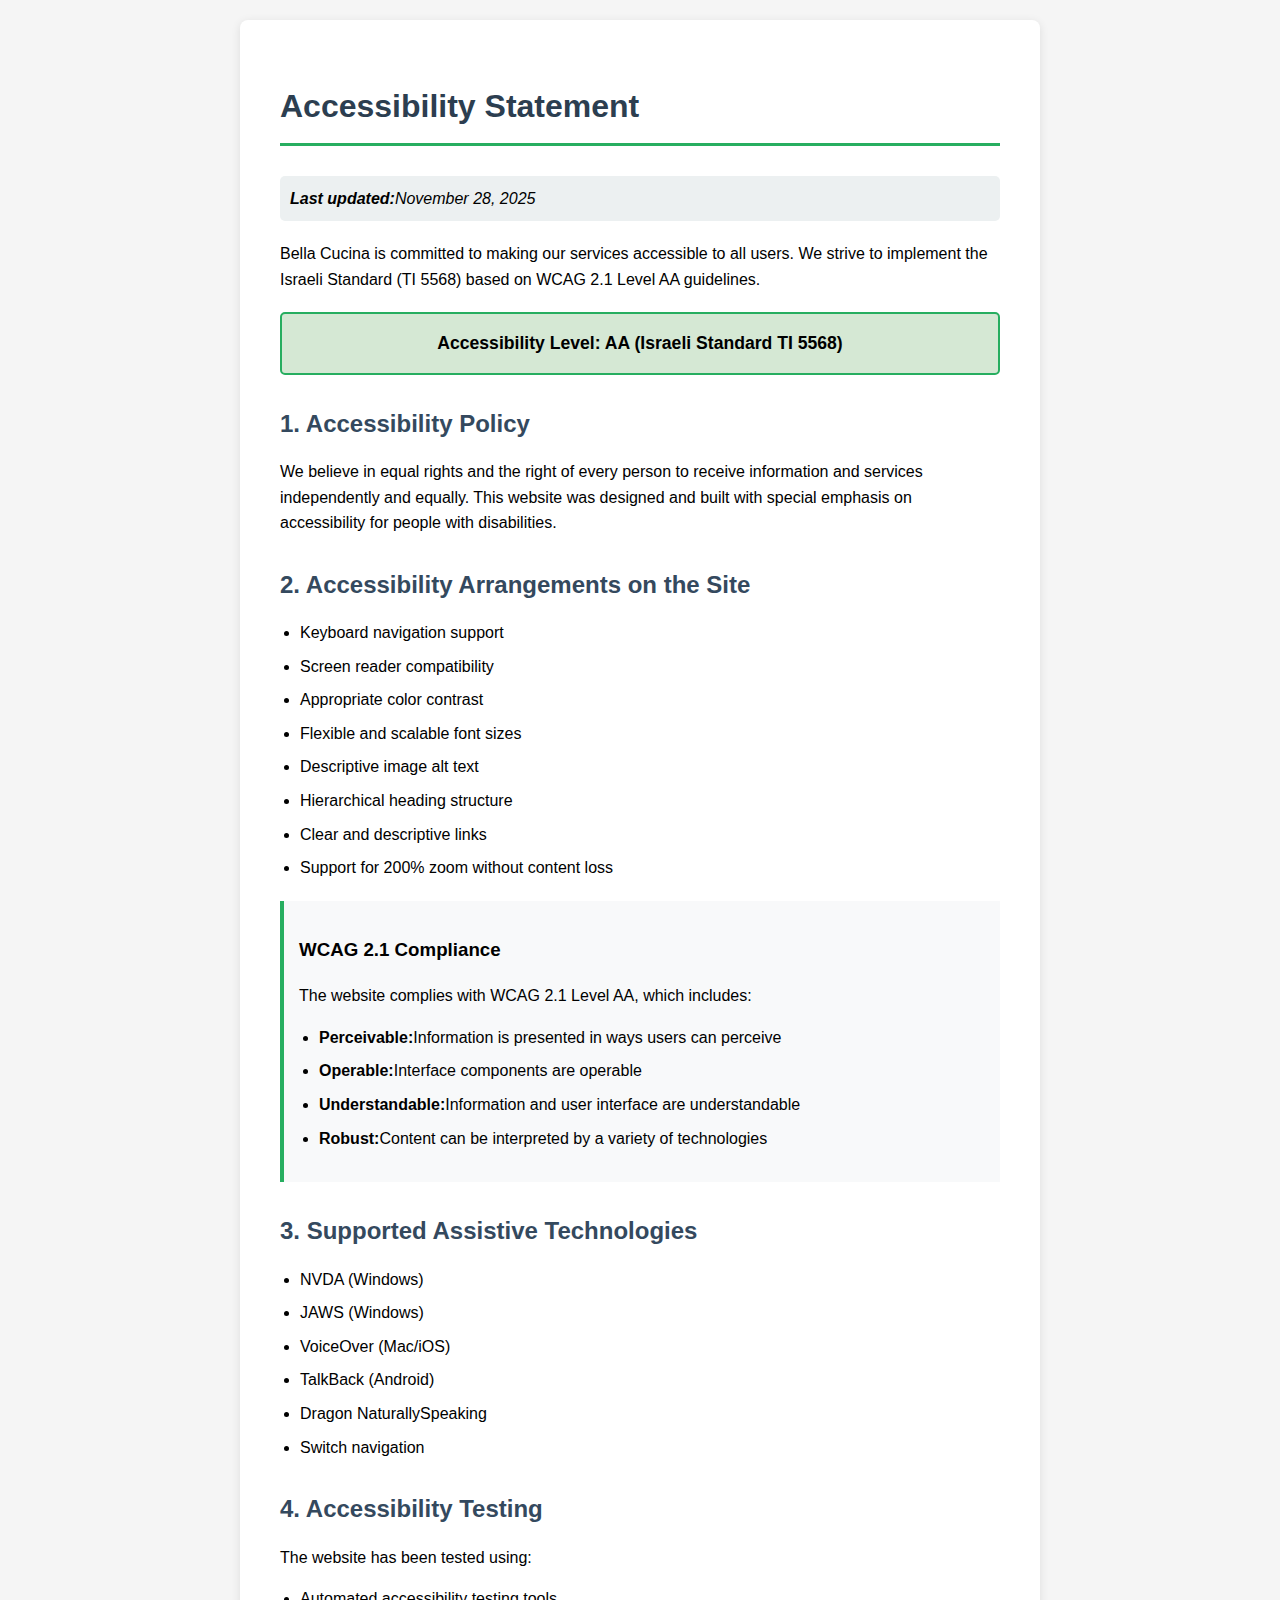
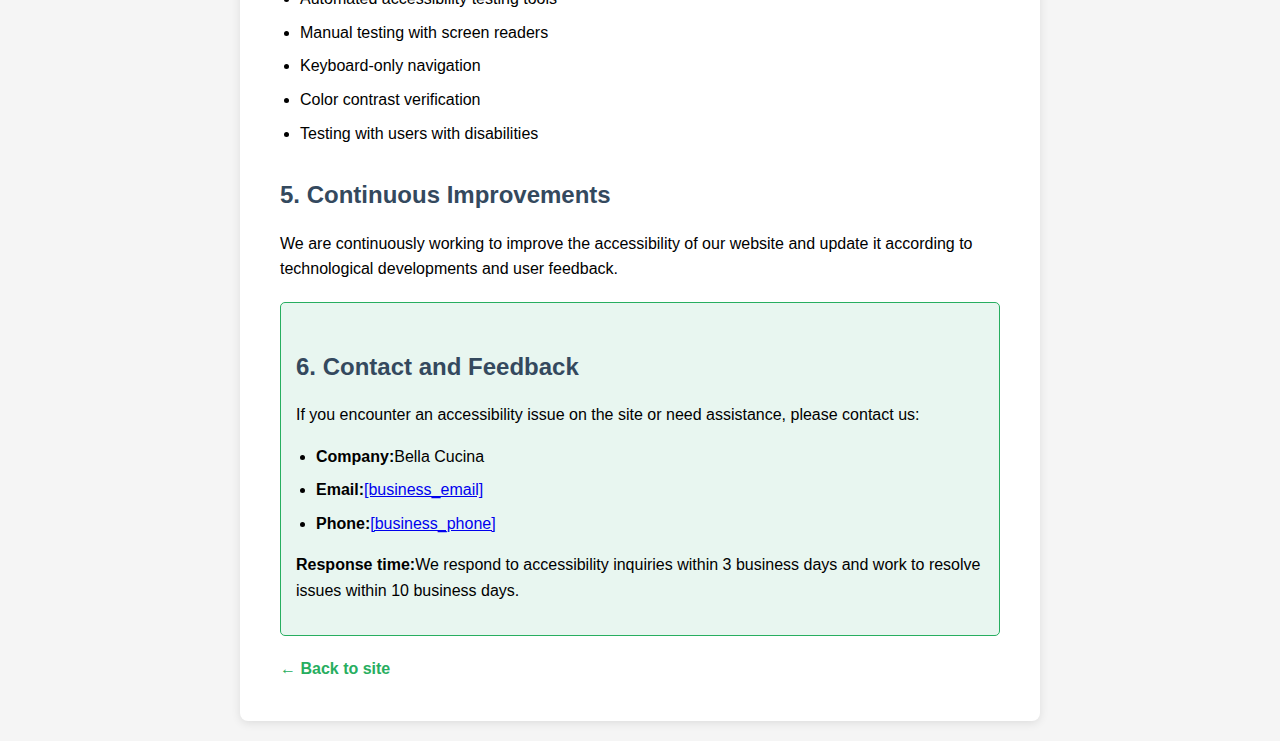
<file: public/accessibility.html>
<!doctype html><html dir="ltr" lang="en"><head><meta charset="UTF-8"><meta content="width=device-width,initial-scale=1" name="viewport"><title>Accessibility Statement - Bella Cucina</title><style>body{font-family:'Segoe UI',Tahoma,Geneva,Verdana,sans-serif;line-height:1.6;max-width:800px;margin:0 auto;padding:20px;background-color:#f5f5f5}.container{background:#fff;padding:40px;border-radius:8px;box-shadow:0 2px 10px rgba(0,0,0,.1)}h1{color:#2c3e50;border-bottom:3px solid #27ae60;padding-bottom:10px;margin-bottom:30px}h2{color:#34495e;margin-top:30px;margin-bottom:15px}.last-updated{background:#ecf0f1;padding:10px;border-radius:5px;margin-bottom:20px;font-style:italic}.contact-info{background:#e8f6f0;border:1px solid #27ae60;padding:15px;border-radius:5px;margin-top:20px}.compliance-level{background:#d5e8d4;border:2px solid #27ae60;padding:15px;border-radius:5px;margin:20px 0;text-align:center;font-weight:700;font-size:1.1em}ul{padding-left:20px}li{margin-bottom:8px}.back-link{display:inline-block;margin-top:20px;color:#27ae60;text-decoration:none;font-weight:700}.back-link:hover{text-decoration:underline}.wcag-info{background:#f8f9fa;border-left:4px solid #27ae60;padding:15px;margin:20px 0}</style></head><body><div class="container"><h1>Accessibility Statement</h1><div class="last-updated"><strong>Last updated:</strong>November 28, 2025</div><p>Bella Cucina is committed to making our services accessible to all users. We strive to implement the Israeli Standard (TI 5568) based on WCAG 2.1 Level AA guidelines.</p><div class="compliance-level">Accessibility Level: AA (Israeli Standard TI 5568)</div><h2>1. Accessibility Policy</h2><p>We believe in equal rights and the right of every person to receive information and services independently and equally. This website was designed and built with special emphasis on accessibility for people with disabilities.</p><h2>2. Accessibility Arrangements on the Site</h2><ul><li>Keyboard navigation support</li><li>Screen reader compatibility</li><li>Appropriate color contrast</li><li>Flexible and scalable font sizes</li><li>Descriptive image alt text</li><li>Hierarchical heading structure</li><li>Clear and descriptive links</li><li>Support for 200% zoom without content loss</li></ul><div class="wcag-info"><h3>WCAG 2.1 Compliance</h3><p>The website complies with WCAG 2.1 Level AA, which includes:</p><ul><li><strong>Perceivable:</strong>Information is presented in ways users can perceive</li><li><strong>Operable:</strong>Interface components are operable</li><li><strong>Understandable:</strong>Information and user interface are understandable</li><li><strong>Robust:</strong>Content can be interpreted by a variety of technologies</li></ul></div><h2>3. Supported Assistive Technologies</h2><ul><li>NVDA (Windows)</li><li>JAWS (Windows)</li><li>VoiceOver (Mac/iOS)</li><li>TalkBack (Android)</li><li>Dragon NaturallySpeaking</li><li>Switch navigation</li></ul><h2>4. Accessibility Testing</h2><p>The website has been tested using:</p><ul><li>Automated accessibility testing tools</li><li>Manual testing with screen readers</li><li>Keyboard-only navigation</li><li>Color contrast verification</li><li>Testing with users with disabilities</li></ul><h2>5. Continuous Improvements</h2><p>We are continuously working to improve the accessibility of our website and update it according to technological developments and user feedback.</p><div class="contact-info"><h2>6. Contact and Feedback</h2><p>If you encounter an accessibility issue on the site or need assistance, please contact us:</p><ul><li><strong>Company:</strong>Bella Cucina</li><li><strong>Email:</strong><a href="mailto:[business_email]">[business_email]</a></li><li><strong>Phone:</strong><a href="tel:[business_phone]">[business_phone]</a></li></ul><p><strong>Response time:</strong>We respond to accessibility inquiries within 3 business days and work to resolve issues within 10 business days.</p></div><a href="/" class="back-link">← Back to site</a></div></body></html>
</file>
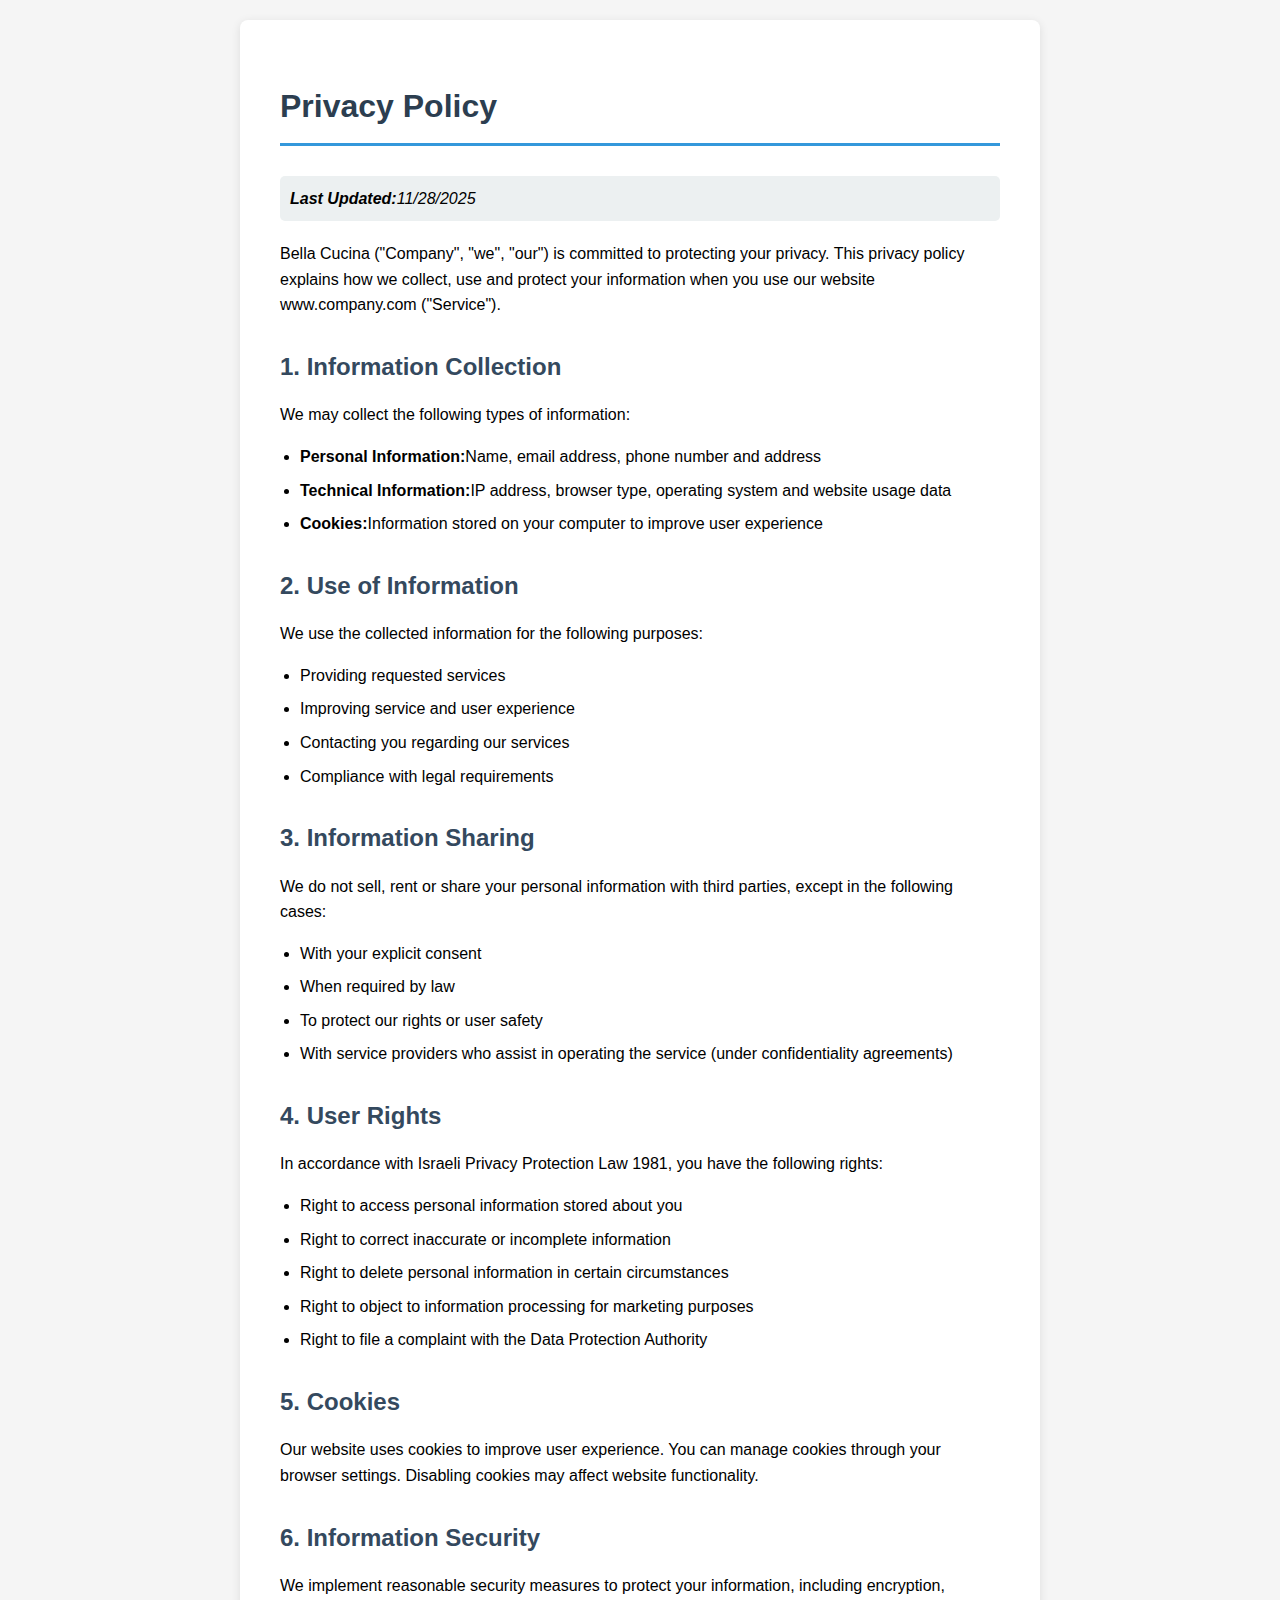
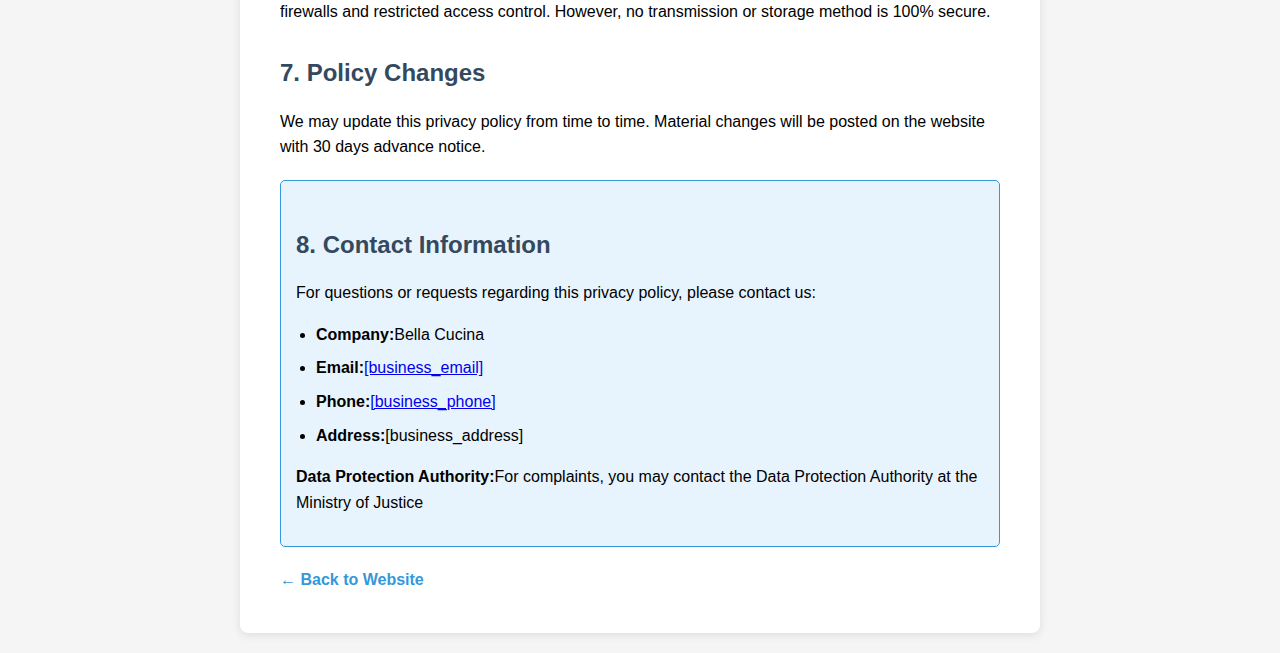
<file: public/privacy.html>
<!doctype html><html lang="en"><head><meta charset="UTF-8"><meta content="width=device-width,initial-scale=1" name="viewport"><title>Privacy Policy - Bella Cucina</title><style>body{font-family:'Segoe UI',Tahoma,Geneva,Verdana,sans-serif;line-height:1.6;max-width:800px;margin:0 auto;padding:20px;background-color:#f5f5f5}.container{background:#fff;padding:40px;border-radius:8px;box-shadow:0 2px 10px rgba(0,0,0,.1)}h1{color:#2c3e50;border-bottom:3px solid #3498db;padding-bottom:10px;margin-bottom:30px}h2{color:#34495e;margin-top:30px;margin-bottom:15px}.last-updated{background:#ecf0f1;padding:10px;border-radius:5px;margin-bottom:20px;font-style:italic}.contact-info{background:#e8f4fd;border:1px solid #3498db;padding:15px;border-radius:5px;margin-top:20px}ul{padding-left:20px}li{margin-bottom:8px}.back-link{display:inline-block;margin-top:20px;color:#3498db;text-decoration:none;font-weight:700}.back-link:hover{text-decoration:underline}</style></head><body><div class="container"><h1>Privacy Policy</h1><div class="last-updated"><strong>Last Updated:</strong>11/28/2025</div><p>Bella Cucina ("Company", "we", "our") is committed to protecting your privacy. This privacy policy explains how we collect, use and protect your information when you use our website www.company.com ("Service").</p><h2>1. Information Collection</h2><p>We may collect the following types of information:</p><ul><li><strong>Personal Information:</strong>Name, email address, phone number and address</li><li><strong>Technical Information:</strong>IP address, browser type, operating system and website usage data</li><li><strong>Cookies:</strong>Information stored on your computer to improve user experience</li></ul><h2>2. Use of Information</h2><p>We use the collected information for the following purposes:</p><ul><li>Providing requested services</li><li>Improving service and user experience</li><li>Contacting you regarding our services</li><li>Compliance with legal requirements</li></ul><h2>3. Information Sharing</h2><p>We do not sell, rent or share your personal information with third parties, except in the following cases:</p><ul><li>With your explicit consent</li><li>When required by law</li><li>To protect our rights or user safety</li><li>With service providers who assist in operating the service (under confidentiality agreements)</li></ul><h2>4. User Rights</h2><p>In accordance with Israeli Privacy Protection Law 1981, you have the following rights:</p><ul><li>Right to access personal information stored about you</li><li>Right to correct inaccurate or incomplete information</li><li>Right to delete personal information in certain circumstances</li><li>Right to object to information processing for marketing purposes</li><li>Right to file a complaint with the Data Protection Authority</li></ul><h2>5. Cookies</h2><p>Our website uses cookies to improve user experience. You can manage cookies through your browser settings. Disabling cookies may affect website functionality.</p><h2>6. Information Security</h2><p>We implement reasonable security measures to protect your information, including encryption, firewalls and restricted access control. However, no transmission or storage method is 100% secure.</p><h2>7. Policy Changes</h2><p>We may update this privacy policy from time to time. Material changes will be posted on the website with 30 days advance notice.</p><div class="contact-info"><h2>8. Contact Information</h2><p>For questions or requests regarding this privacy policy, please contact us:</p><ul><li><strong>Company:</strong>Bella Cucina</li><li><strong>Email:</strong><a href="mailto:[business_email]">[business_email]</a></li><li><strong>Phone:</strong><a href="tel:[business_phone]">[business_phone]</a></li><li><strong>Address:</strong>[business_address]</li></ul><p><strong>Data Protection Authority:</strong>For complaints, you may contact the Data Protection Authority at the Ministry of Justice</p></div><a href="/" class="back-link">← Back to Website</a></div></body></html>
</file>
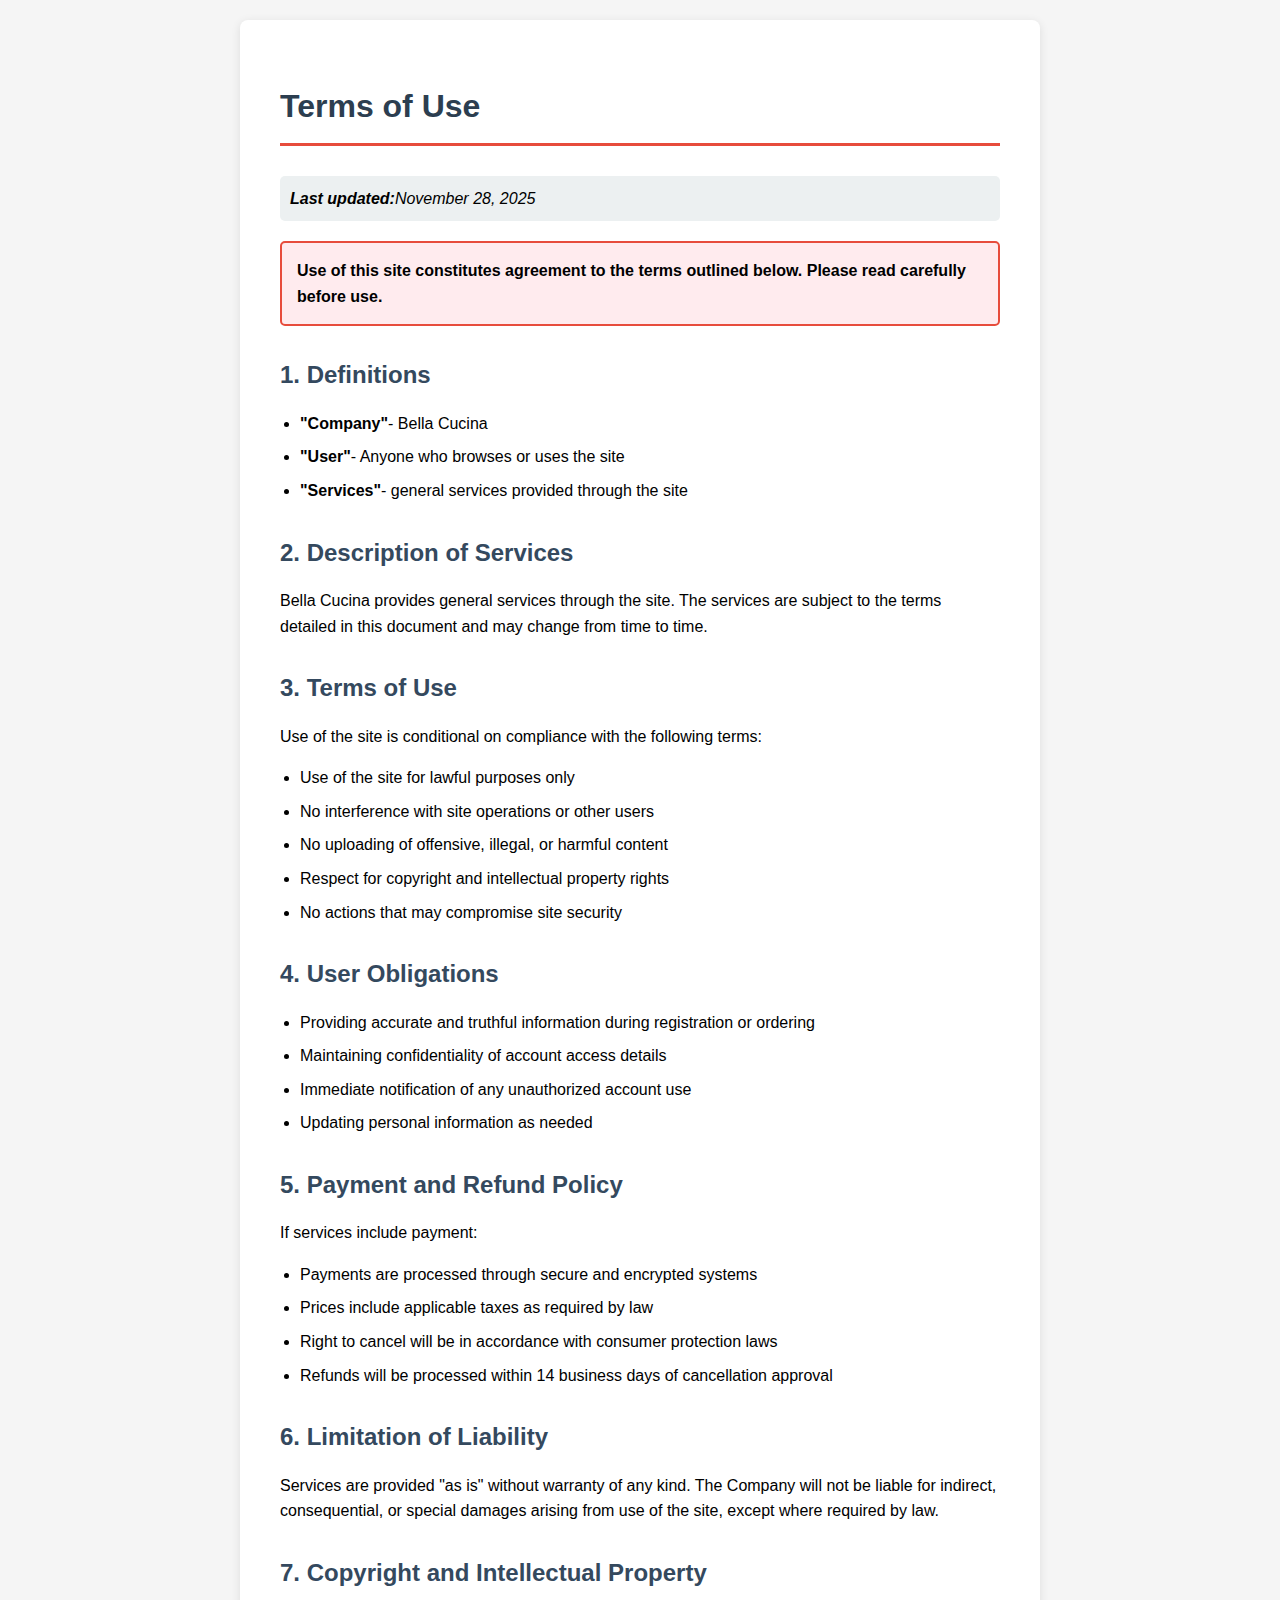
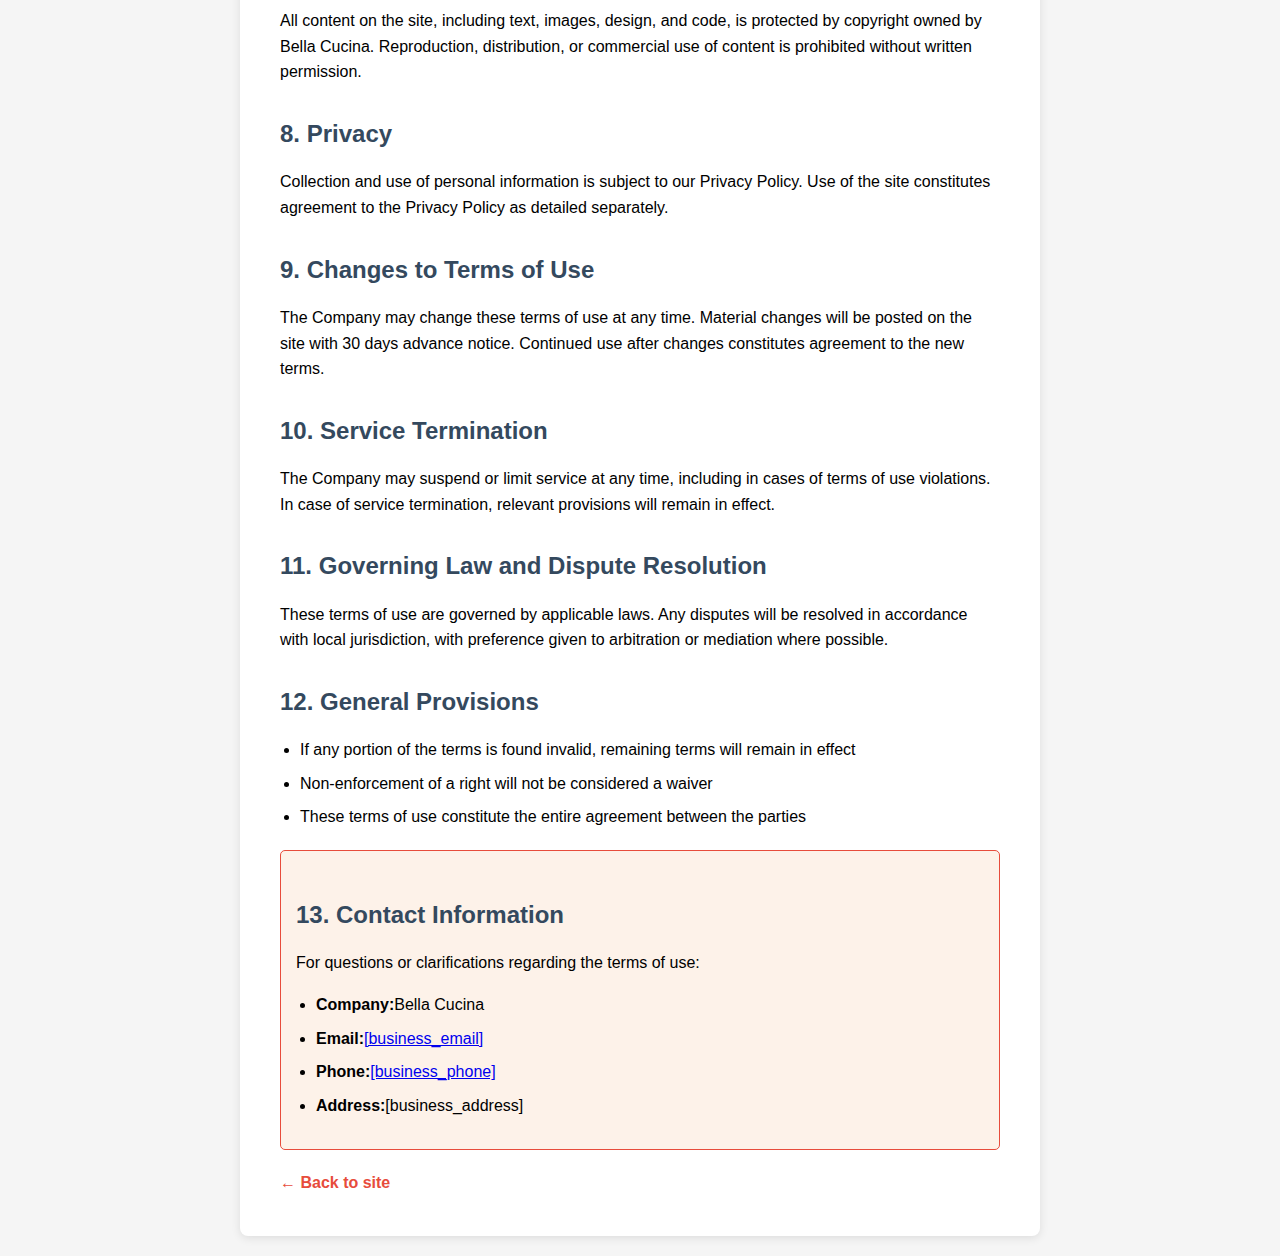
<file: public/terms.html>
<!doctype html><html dir="ltr" lang="en"><head><meta charset="UTF-8"><meta content="width=device-width,initial-scale=1" name="viewport"><title>Terms of Use - Bella Cucina</title><style>body{font-family:'Segoe UI',Tahoma,Geneva,Verdana,sans-serif;line-height:1.6;max-width:800px;margin:0 auto;padding:20px;background-color:#f5f5f5}.container{background:#fff;padding:40px;border-radius:8px;box-shadow:0 2px 10px rgba(0,0,0,.1)}h1{color:#2c3e50;border-bottom:3px solid #e74c3c;padding-bottom:10px;margin-bottom:30px}h2{color:#34495e;margin-top:30px;margin-bottom:15px}.last-updated{background:#ecf0f1;padding:10px;border-radius:5px;margin-bottom:20px;font-style:italic}.contact-info{background:#fdf2e9;border:1px solid #e74c3c;padding:15px;border-radius:5px;margin-top:20px}.important-notice{background:#ffebee;border:2px solid #e74c3c;padding:15px;border-radius:5px;margin:20px 0;font-weight:700}ul{padding-left:20px}li{margin-bottom:8px}.back-link{display:inline-block;margin-top:20px;color:#e74c3c;text-decoration:none;font-weight:700}.back-link:hover{text-decoration:underline}</style></head><body><div class="container"><h1>Terms of Use</h1><div class="last-updated"><strong>Last updated:</strong>November 28, 2025</div><div class="important-notice">Use of this site constitutes agreement to the terms outlined below. Please read carefully before use.</div><h2>1. Definitions</h2><ul><li><strong>"Company"</strong>- Bella Cucina</li><li><strong>"User"</strong>- Anyone who browses or uses the site</li><li><strong>"Services"</strong>- general services provided through the site</li></ul><h2>2. Description of Services</h2><p>Bella Cucina provides general services through the site. The services are subject to the terms detailed in this document and may change from time to time.</p><h2>3. Terms of Use</h2><p>Use of the site is conditional on compliance with the following terms:</p><ul><li>Use of the site for lawful purposes only</li><li>No interference with site operations or other users</li><li>No uploading of offensive, illegal, or harmful content</li><li>Respect for copyright and intellectual property rights</li><li>No actions that may compromise site security</li></ul><h2>4. User Obligations</h2><ul><li>Providing accurate and truthful information during registration or ordering</li><li>Maintaining confidentiality of account access details</li><li>Immediate notification of any unauthorized account use</li><li>Updating personal information as needed</li></ul><h2>5. Payment and Refund Policy</h2><p>If services include payment:</p><ul><li>Payments are processed through secure and encrypted systems</li><li>Prices include applicable taxes as required by law</li><li>Right to cancel will be in accordance with consumer protection laws</li><li>Refunds will be processed within 14 business days of cancellation approval</li></ul><h2>6. Limitation of Liability</h2><p>Services are provided "as is" without warranty of any kind. The Company will not be liable for indirect, consequential, or special damages arising from use of the site, except where required by law.</p><h2>7. Copyright and Intellectual Property</h2><p>All content on the site, including text, images, design, and code, is protected by copyright owned by Bella Cucina. Reproduction, distribution, or commercial use of content is prohibited without written permission.</p><h2>8. Privacy</h2><p>Collection and use of personal information is subject to our Privacy Policy. Use of the site constitutes agreement to the Privacy Policy as detailed separately.</p><h2>9. Changes to Terms of Use</h2><p>The Company may change these terms of use at any time. Material changes will be posted on the site with 30 days advance notice. Continued use after changes constitutes agreement to the new terms.</p><h2>10. Service Termination</h2><p>The Company may suspend or limit service at any time, including in cases of terms of use violations. In case of service termination, relevant provisions will remain in effect.</p><h2>11. Governing Law and Dispute Resolution</h2><p>These terms of use are governed by applicable laws. Any disputes will be resolved in accordance with local jurisdiction, with preference given to arbitration or mediation where possible.</p><h2>12. General Provisions</h2><ul><li>If any portion of the terms is found invalid, remaining terms will remain in effect</li><li>Non-enforcement of a right will not be considered a waiver</li><li>These terms of use constitute the entire agreement between the parties</li></ul><div class="contact-info"><h2>13. Contact Information</h2><p>For questions or clarifications regarding the terms of use:</p><ul><li><strong>Company:</strong>Bella Cucina</li><li><strong>Email:</strong><a href="mailto:[business_email]">[business_email]</a></li><li><strong>Phone:</strong><a href="tel:[business_phone]">[business_phone]</a></li><li><strong>Address:</strong>[business_address]</li></ul></div><a href="/" class="back-link">← Back to site</a></div></body></html>
</file>
